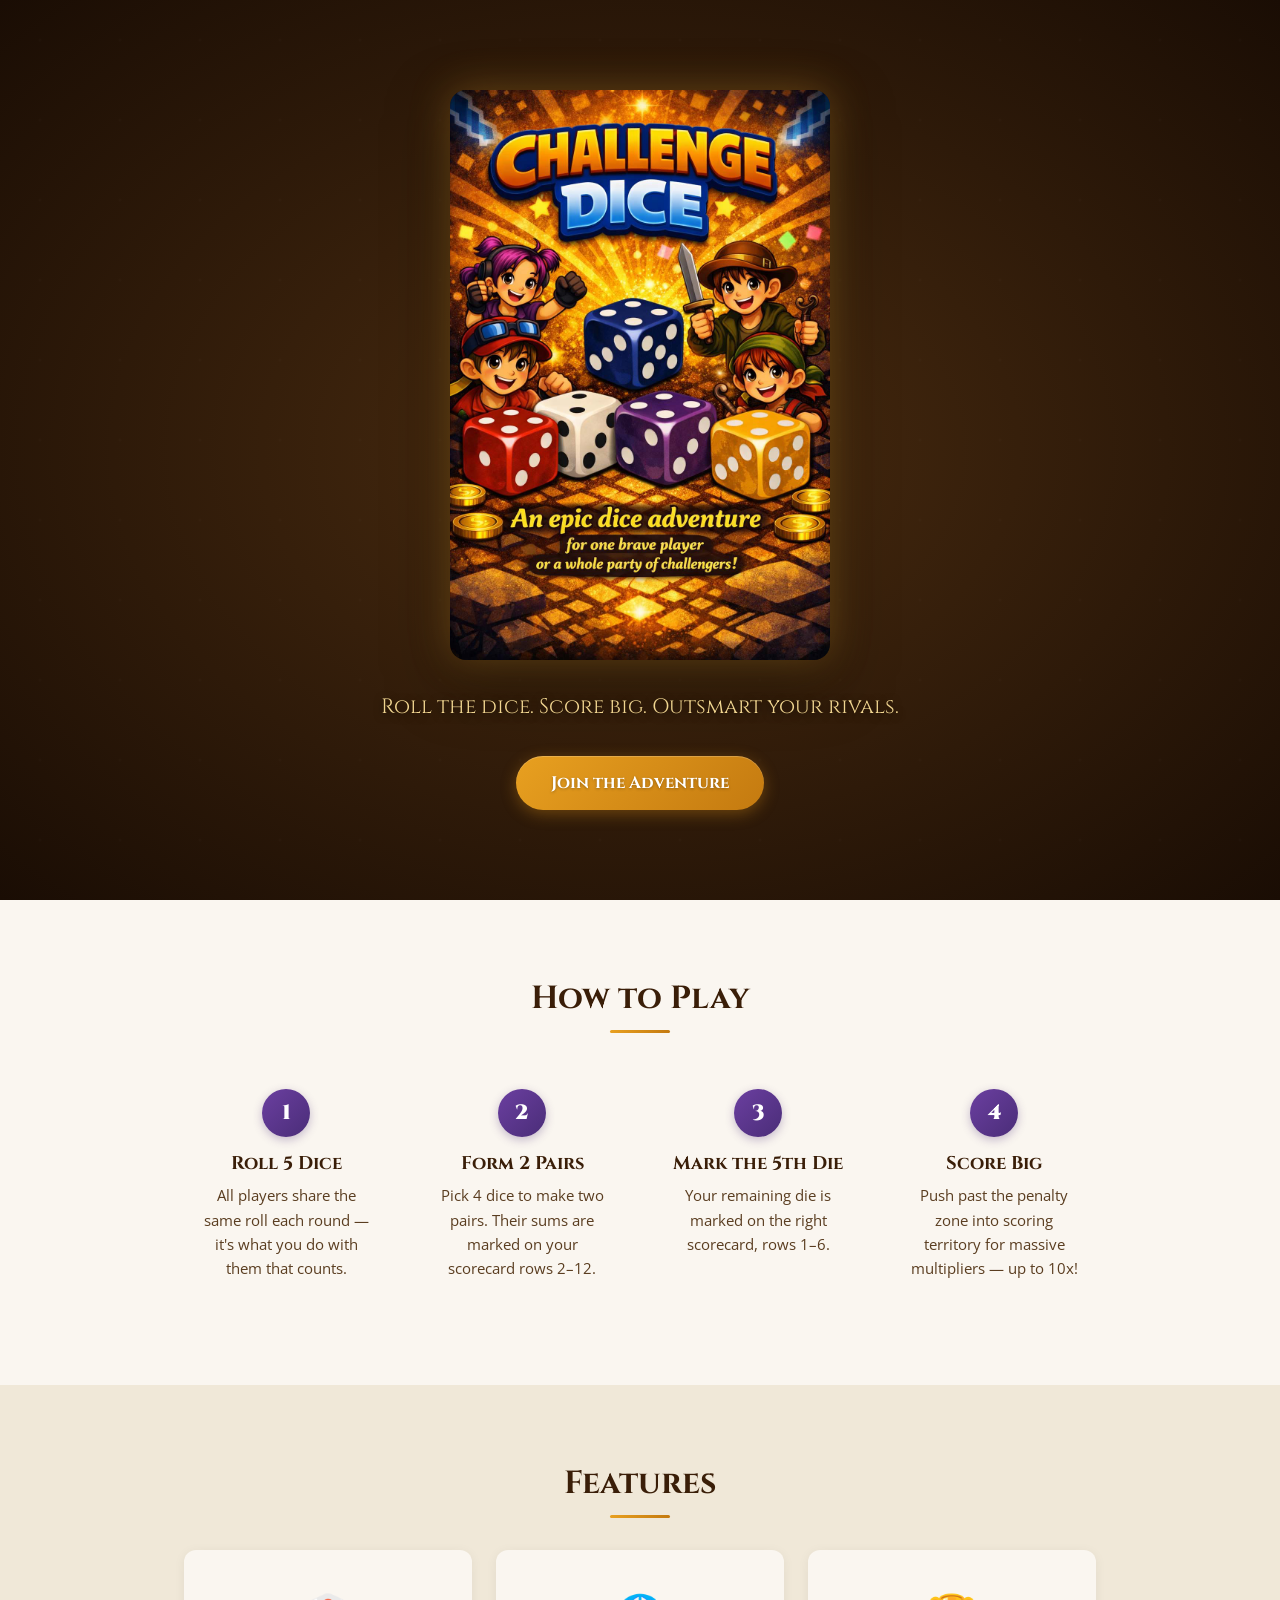
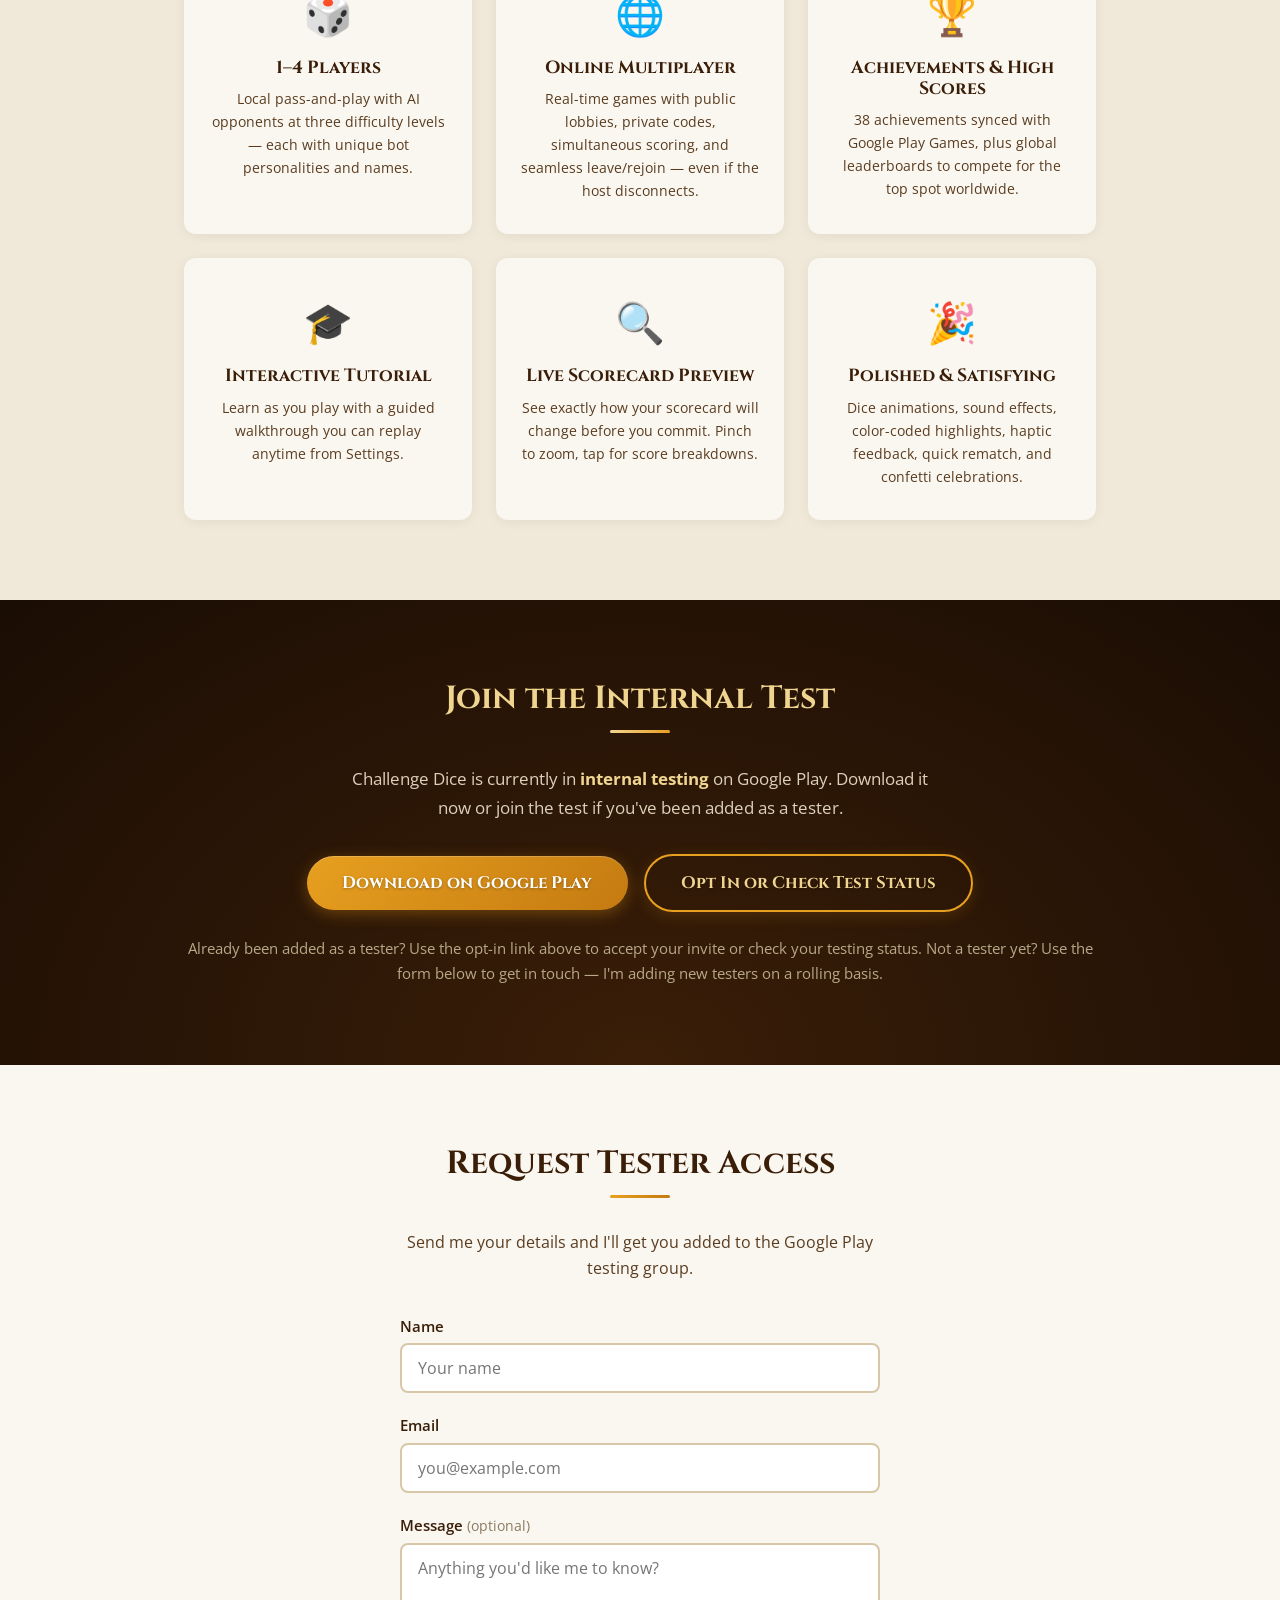
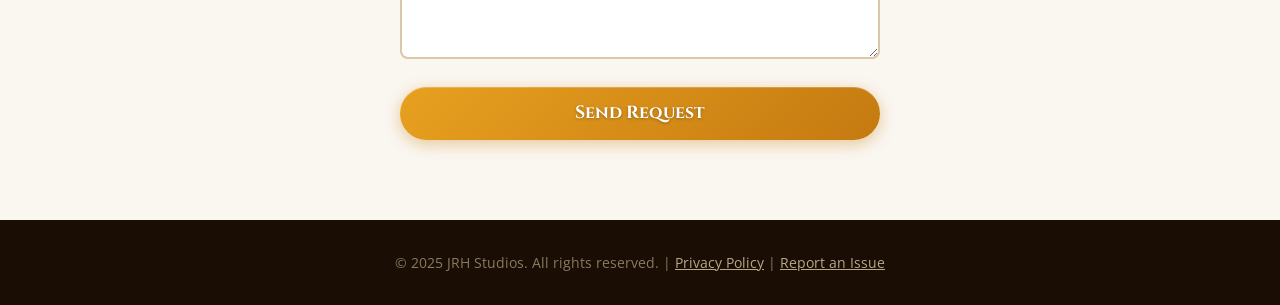
<file: index.html>
<!DOCTYPE html>
<html lang="en">
<head>
  <meta charset="UTF-8">
  <meta name="viewport" content="width=device-width, initial-scale=1.0">
  <title>Challenge Dice — An Epic Dice Adventure</title>
  <meta name="description" content="Challenge Dice is an epic dice adventure for one brave player or a whole party of challengers. Available on Android.">
  <link rel="preconnect" href="https://fonts.googleapis.com">
  <link rel="preconnect" href="https://fonts.gstatic.com" crossorigin>
  <link href="https://fonts.googleapis.com/css2?family=Cinzel:wght@700;900&family=Open+Sans:wght@400;600&display=swap" rel="stylesheet">
  <link rel="stylesheet" href="styles.css">
</head>
<body>

  <!-- Hero -->
  <header class="hero">
    <div class="hero-overlay"></div>
    <div class="hero-content">
      <img src="Splash Screen 2.jpg" alt="Challenge Dice — An epic dice adventure for one brave player or a whole party of challengers" class="splash-img">
      <p class="hero-tagline">Roll the dice. Score big. Outsmart your rivals.</p>
      <a href="#testing" class="cta-button">Join the Adventure</a>
    </div>
  </header>

  <!-- About -->
  <section id="about" class="section">
    <div class="container">
      <h2>How to Play</h2>
      <div class="how-to-play">
        <div class="step">
          <div class="step-number">1</div>
          <h3>Roll 5 Dice</h3>
          <p>All players share the same roll each round &mdash; it's what you do with them that counts.</p>
        </div>
        <div class="step">
          <div class="step-number">2</div>
          <h3>Form 2 Pairs</h3>
          <p>Pick 4 dice to make two pairs. Their sums are marked on your scorecard rows 2&ndash;12.</p>
        </div>
        <div class="step">
          <div class="step-number">3</div>
          <h3>Mark the 5th Die</h3>
          <p>Your remaining die is marked on the right scorecard, rows 1&ndash;6.</p>
        </div>
        <div class="step">
          <div class="step-number">4</div>
          <h3>Score Big</h3>
          <p>Push past the penalty zone into scoring territory for massive multipliers &mdash; up to 10x!</p>
        </div>
      </div>
    </div>
  </section>

  <!-- Features -->
  <section id="features" class="section section-alt">
    <div class="container">
      <h2>Features</h2>
      <div class="features-grid">
        <div class="feature-card">
          <div class="feature-icon">&#127922;</div>
          <h3>1&ndash;4 Players</h3>
          <p>Local pass-and-play with AI opponents at three difficulty levels &mdash; each with unique bot personalities and names.</p>
        </div>
        <div class="feature-card">
          <div class="feature-icon">&#127760;</div>
          <h3>Online Multiplayer</h3>
          <p>Real-time games with public lobbies, private codes, simultaneous scoring, and seamless leave/rejoin &mdash; even if the host disconnects.</p>
        </div>
        <div class="feature-card">
          <div class="feature-icon">&#127942;</div>
          <h3>Achievements &amp; High Scores</h3>
          <p>38 achievements synced with Google Play Games, plus global leaderboards to compete for the top spot worldwide.</p>
        </div>
        <div class="feature-card">
          <div class="feature-icon">&#127891;</div>
          <h3>Interactive Tutorial</h3>
          <p>Learn as you play with a guided walkthrough you can replay anytime from Settings.</p>
        </div>
        <div class="feature-card">
          <div class="feature-icon">&#128269;</div>
          <h3>Live Scorecard Preview</h3>
          <p>See exactly how your scorecard will change before you commit. Pinch to zoom, tap for score breakdowns.</p>
        </div>
        <div class="feature-card">
          <div class="feature-icon">&#127881;</div>
          <h3>Polished &amp; Satisfying</h3>
          <p>Dice animations, sound effects, color-coded highlights, haptic feedback, quick rematch, and confetti celebrations.</p>
        </div>
      </div>
    </div>
  </section>

  <!-- Internal Testing -->
  <section id="testing" class="section section-cta">
    <div class="container">
      <h2>Join the Internal Test</h2>
      <p class="testing-intro">
        Challenge Dice is currently in <strong>internal testing</strong> on Google Play.
        Download it now or join the test if you've been added as a tester.
      </p>
      <div class="cta-group">
        <a href="https://play.google.com/store/apps/details?id=com.justinhead.challengedice&hl=en-US&ah=55JgqFvxEYeNm7_lngBVDGqq2Wg" target="_blank" rel="noopener" class="cta-button">
          Download on Google Play
        </a>
        <a href="https://play.google.com/apps/internaltest/4700282476688526179" target="_blank" rel="noopener" class="cta-button cta-button-secondary">
          Opt In or Check Test Status
        </a>
      </div>
      <p class="testing-note">
        Already been added as a tester? Use the opt-in link above to accept your invite or check your testing status.
        Not a tester yet? Use the form below to get in touch &mdash; I'm adding new testers on a rolling basis.
      </p>
    </div>
  </section>

  <!-- Contact -->
  <section id="contact" class="section">
    <div class="container">
      <h2>Request Tester Access</h2>
      <p class="contact-intro">
        Send me your details and I'll get you added to the Google Play testing group.
      </p>
      <form class="contact-form" action="https://formspree.io/f/xwvrqwlr" method="POST">
        <div class="form-group">
          <label for="name">Name</label>
          <input type="text" id="name" name="name" required placeholder="Your name">
        </div>
        <div class="form-group">
          <label for="email">Email</label>
          <input type="email" id="email" name="email" required placeholder="you@example.com">
        </div>
        <div class="form-group">
          <label for="message">Message <span class="optional">(optional)</span></label>
          <textarea id="message" name="message" rows="4" placeholder="Anything you'd like me to know?"></textarea>
        </div>
        <button type="submit" class="cta-button">Send Request</button>
      </form>
    </div>
  </section>

  <!-- Footer -->
  <footer class="footer">
    <div class="container">
      <p>&copy; 2025 JRH Studios. All rights reserved. | <a href="privacy.html">Privacy Policy</a> | <a href="https://github.com/mrheadcase/challengedice-support/issues" target="_blank" rel="noopener">Report an Issue</a></p>
    </div>
  </footer>

</body>
</html>
</file>
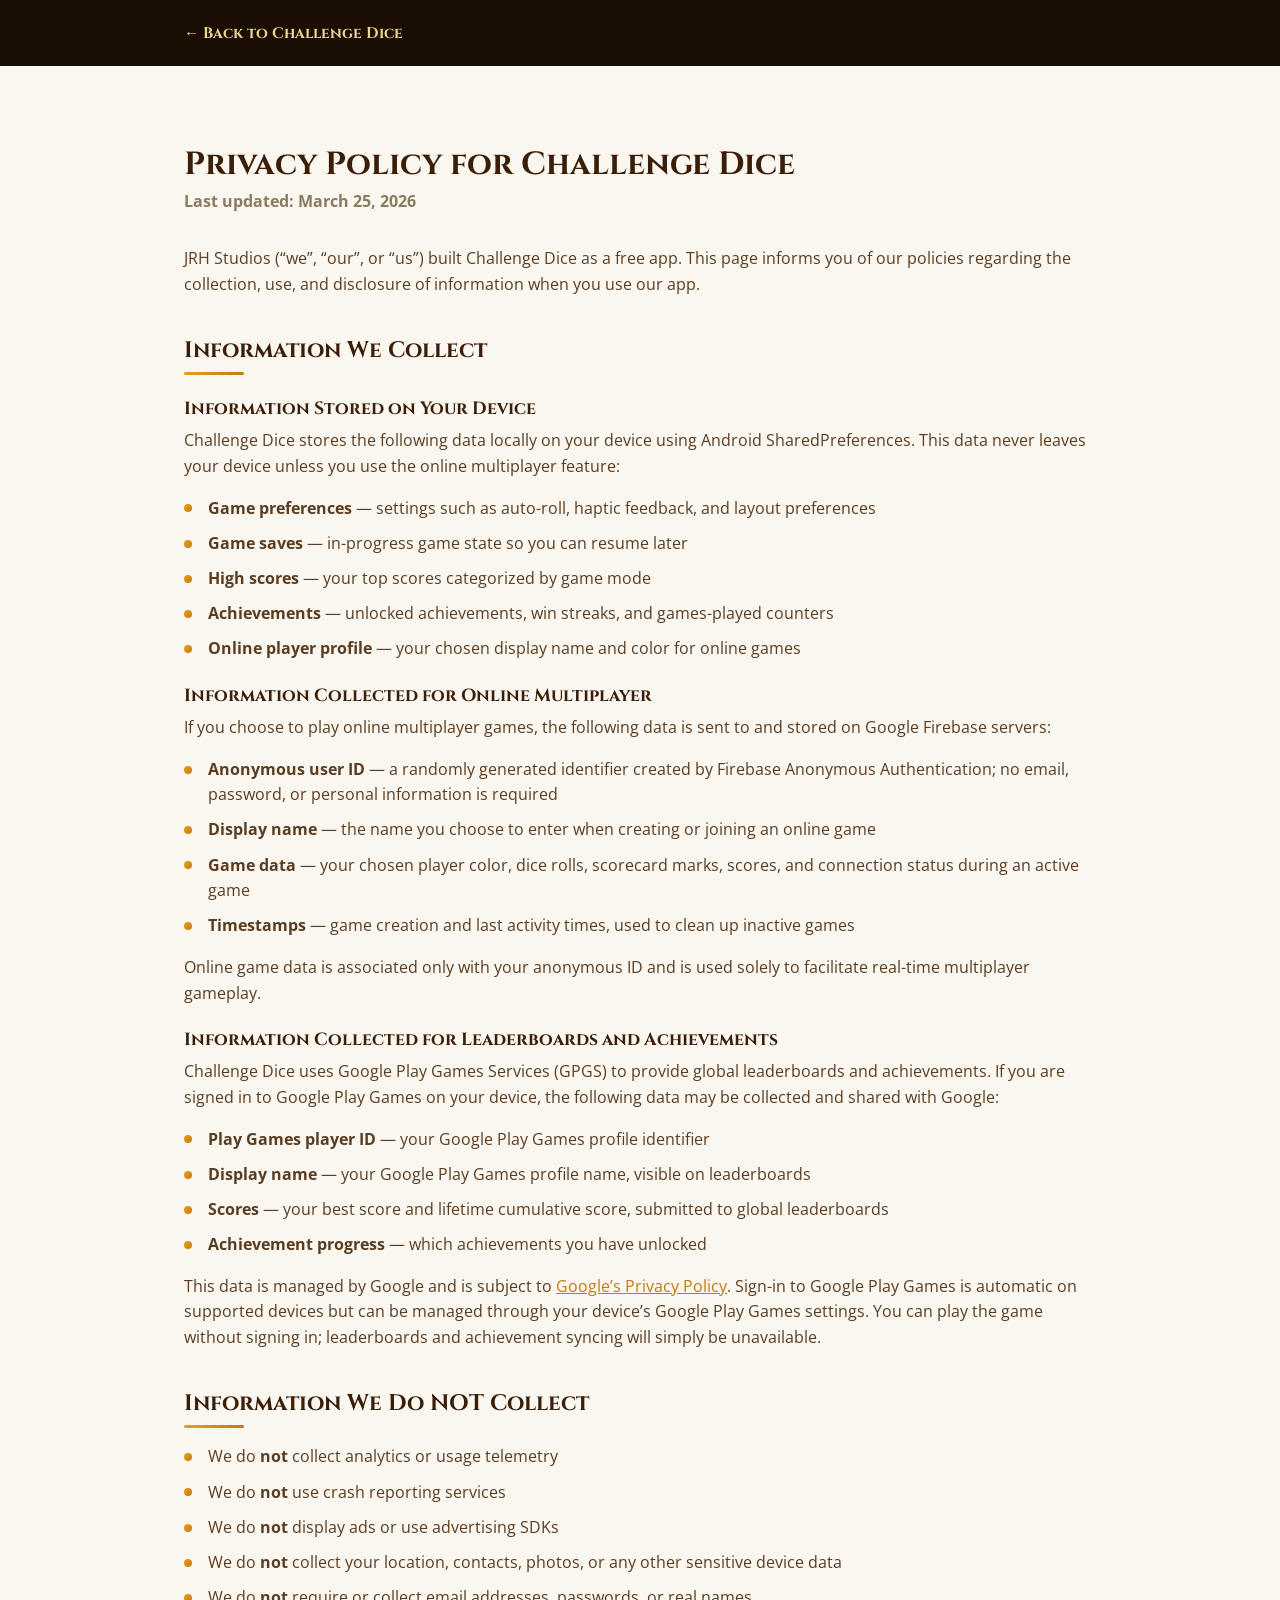
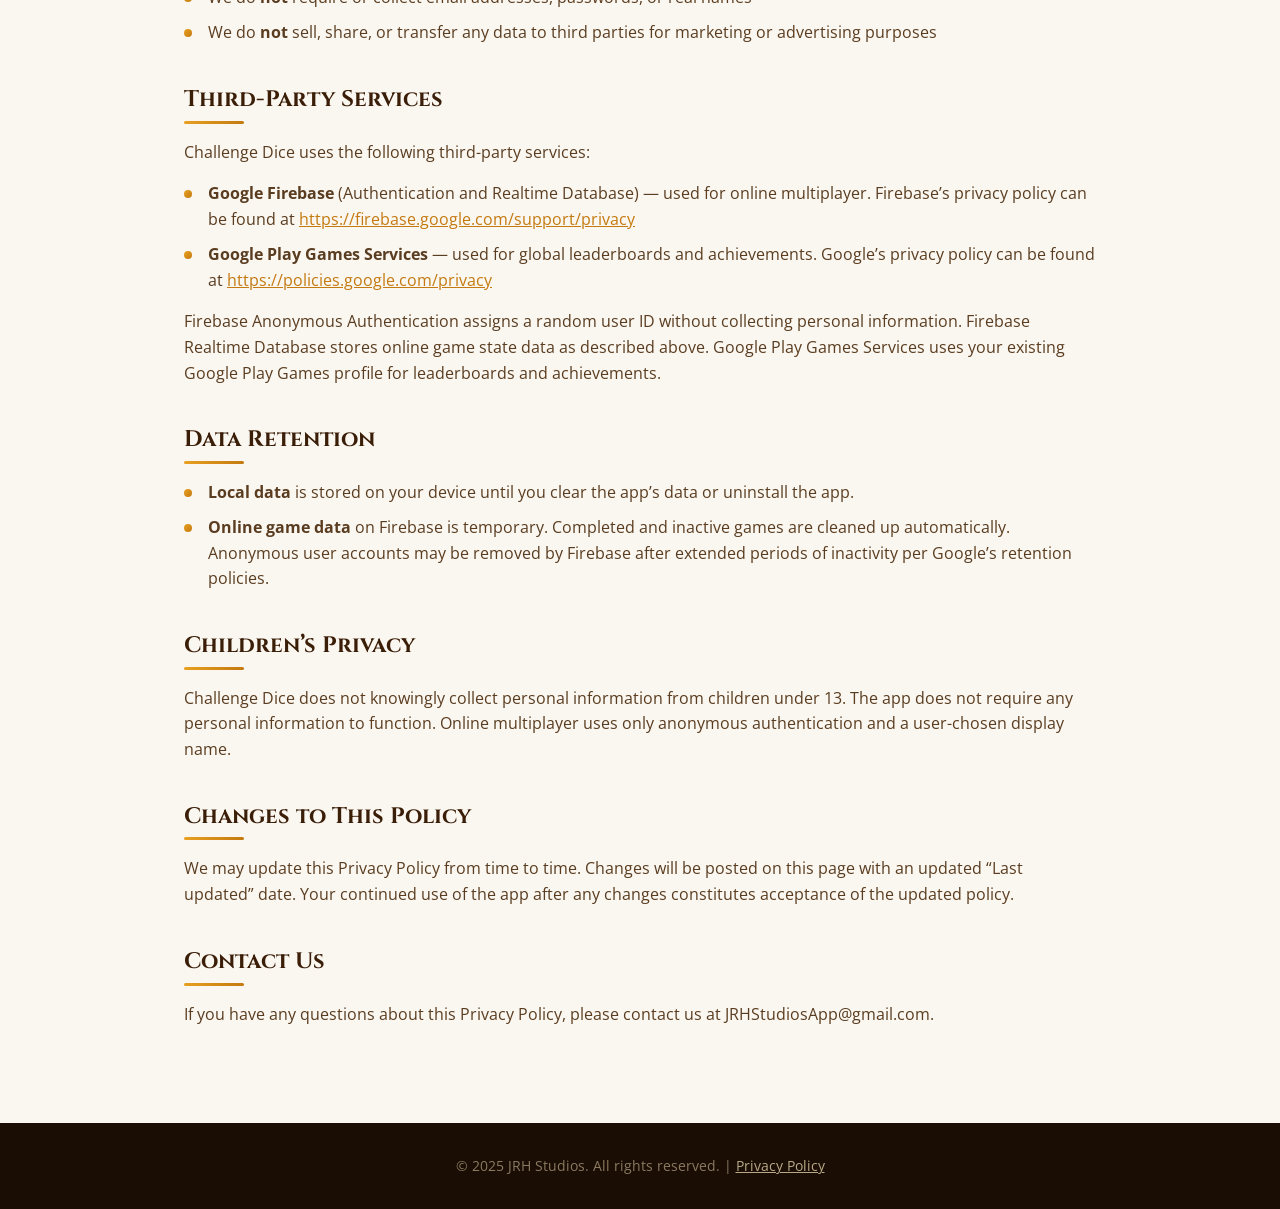
<file: privacy.html>
<!DOCTYPE html>
<html lang="en">
<head>
  <meta charset="UTF-8">
  <meta name="viewport" content="width=device-width, initial-scale=1.0">
  <title>Privacy Policy — Challenge Dice</title>
  <meta name="description" content="Privacy Policy for Challenge Dice by JRH Studios.">
  <link rel="preconnect" href="https://fonts.googleapis.com">
  <link rel="preconnect" href="https://fonts.gstatic.com" crossorigin>
  <link href="https://fonts.googleapis.com/css2?family=Cinzel:wght@700;900&family=Open+Sans:wght@400;600&display=swap" rel="stylesheet">
  <link rel="stylesheet" href="styles.css">
</head>
<body>

  <!-- Header -->
  <header class="privacy-header">
    <div class="container">
      <a href="index.html" class="back-link">&larr; Back to Challenge Dice</a>
    </div>
  </header>

  <!-- Privacy Policy -->
  <section class="section privacy-content">
    <div class="container">
      <h1>Privacy Policy for Challenge Dice</h1>
      <p class="last-updated"><strong>Last updated: March 25, 2026</strong></p>

      <p>JRH Studios (&ldquo;we&rdquo;, &ldquo;our&rdquo;, or &ldquo;us&rdquo;) built Challenge Dice as a free app. This page informs you of our policies regarding the collection, use, and disclosure of information when you use our app.</p>

      <h2>Information We Collect</h2>

      <h3>Information Stored on Your Device</h3>
      <p>Challenge Dice stores the following data locally on your device using Android SharedPreferences. This data never leaves your device unless you use the online multiplayer feature:</p>
      <ul>
        <li><strong>Game preferences</strong> &mdash; settings such as auto-roll, haptic feedback, and layout preferences</li>
        <li><strong>Game saves</strong> &mdash; in-progress game state so you can resume later</li>
        <li><strong>High scores</strong> &mdash; your top scores categorized by game mode</li>
        <li><strong>Achievements</strong> &mdash; unlocked achievements, win streaks, and games-played counters</li>
        <li><strong>Online player profile</strong> &mdash; your chosen display name and color for online games</li>
      </ul>

      <h3>Information Collected for Online Multiplayer</h3>
      <p>If you choose to play online multiplayer games, the following data is sent to and stored on Google Firebase servers:</p>
      <ul>
        <li><strong>Anonymous user ID</strong> &mdash; a randomly generated identifier created by Firebase Anonymous Authentication; no email, password, or personal information is required</li>
        <li><strong>Display name</strong> &mdash; the name you choose to enter when creating or joining an online game</li>
        <li><strong>Game data</strong> &mdash; your chosen player color, dice rolls, scorecard marks, scores, and connection status during an active game</li>
        <li><strong>Timestamps</strong> &mdash; game creation and last activity times, used to clean up inactive games</li>
      </ul>
      <p>Online game data is associated only with your anonymous ID and is used solely to facilitate real-time multiplayer gameplay.</p>

      <h3>Information Collected for Leaderboards and Achievements</h3>
      <p>Challenge Dice uses Google Play Games Services (GPGS) to provide global leaderboards and achievements. If you are signed in to Google Play Games on your device, the following data may be collected and shared with Google:</p>
      <ul>
        <li><strong>Play Games player ID</strong> &mdash; your Google Play Games profile identifier</li>
        <li><strong>Display name</strong> &mdash; your Google Play Games profile name, visible on leaderboards</li>
        <li><strong>Scores</strong> &mdash; your best score and lifetime cumulative score, submitted to global leaderboards</li>
        <li><strong>Achievement progress</strong> &mdash; which achievements you have unlocked</li>
      </ul>
      <p>This data is managed by Google and is subject to <a href="https://policies.google.com/privacy" target="_blank" rel="noopener">Google&rsquo;s Privacy Policy</a>. Sign-in to Google Play Games is automatic on supported devices but can be managed through your device&rsquo;s Google Play Games settings. You can play the game without signing in; leaderboards and achievement syncing will simply be unavailable.</p>

      <h2>Information We Do NOT Collect</h2>
      <ul>
        <li>We do <strong>not</strong> collect analytics or usage telemetry</li>
        <li>We do <strong>not</strong> use crash reporting services</li>
        <li>We do <strong>not</strong> display ads or use advertising SDKs</li>
        <li>We do <strong>not</strong> collect your location, contacts, photos, or any other sensitive device data</li>
        <li>We do <strong>not</strong> require or collect email addresses, passwords, or real names</li>
        <li>We do <strong>not</strong> sell, share, or transfer any data to third parties for marketing or advertising purposes</li>
      </ul>

      <h2>Third-Party Services</h2>
      <p>Challenge Dice uses the following third-party services:</p>
      <ul>
        <li><strong>Google Firebase</strong> (Authentication and Realtime Database) &mdash; used for online multiplayer. Firebase&rsquo;s privacy policy can be found at <a href="https://firebase.google.com/support/privacy" target="_blank" rel="noopener">https://firebase.google.com/support/privacy</a></li>
        <li><strong>Google Play Games Services</strong> &mdash; used for global leaderboards and achievements. Google&rsquo;s privacy policy can be found at <a href="https://policies.google.com/privacy" target="_blank" rel="noopener">https://policies.google.com/privacy</a></li>
      </ul>
      <p>Firebase Anonymous Authentication assigns a random user ID without collecting personal information. Firebase Realtime Database stores online game state data as described above. Google Play Games Services uses your existing Google Play Games profile for leaderboards and achievements.</p>

      <h2>Data Retention</h2>
      <ul>
        <li><strong>Local data</strong> is stored on your device until you clear the app&rsquo;s data or uninstall the app.</li>
        <li><strong>Online game data</strong> on Firebase is temporary. Completed and inactive games are cleaned up automatically. Anonymous user accounts may be removed by Firebase after extended periods of inactivity per Google&rsquo;s retention policies.</li>
      </ul>

      <h2>Children&rsquo;s Privacy</h2>
      <p>Challenge Dice does not knowingly collect personal information from children under 13. The app does not require any personal information to function. Online multiplayer uses only anonymous authentication and a user-chosen display name.</p>

      <h2>Changes to This Policy</h2>
      <p>We may update this Privacy Policy from time to time. Changes will be posted on this page with an updated &ldquo;Last updated&rdquo; date. Your continued use of the app after any changes constitutes acceptance of the updated policy.</p>

      <h2>Contact Us</h2>
      <p>If you have any questions about this Privacy Policy, please contact us at &#74;&#82;&#72;&#83;&#116;&#117;&#100;&#105;&#111;&#115;&#65;&#112;&#112;&#64;&#103;&#109;&#97;&#105;&#108;&#46;&#99;&#111;&#109;.</p>
    </div>
  </section>

  <!-- Footer -->
  <footer class="footer">
    <div class="container">
      <p>&copy; 2025 JRH Studios. All rights reserved. | <a href="privacy.html">Privacy Policy</a></p>
    </div>
  </footer>

</body>
</html>
</file>
<file: styles.css>
/* ===== Reset & Base ===== */
*, *::before, *::after {
  margin: 0;
  padding: 0;
  box-sizing: border-box;
}

html {
  scroll-behavior: smooth;
}

body {
  font-family: 'Open Sans', sans-serif;
  color: #2b1a0e;
  line-height: 1.6;
  background: #faf6f0;
}

h1, h2, h3 {
  font-family: 'Cinzel', serif;
  line-height: 1.2;
}

img {
  max-width: 100%;
  height: auto;
}

a {
  color: inherit;
  text-decoration: none;
}

.container {
  max-width: 960px;
  margin: 0 auto;
  padding: 0 1.5rem;
}

/* ===== Hero ===== */
.hero {
  position: relative;
  display: flex;
  align-items: center;
  justify-content: center;
  min-height: 100vh;
  background:
    radial-gradient(ellipse at center, #4a2c10 0%, #1a0d04 100%);
  overflow: hidden;
  text-align: center;
}

.hero-overlay {
  position: absolute;
  inset: 0;
  background: url('data:image/svg+xml,<svg xmlns="http://www.w3.org/2000/svg" width="80" height="80"><rect fill="none" width="80" height="80"/><circle fill="%23ffffff08" cx="40" cy="40" r="1.5"/></svg>');
  opacity: 0.4;
}

.hero-content {
  position: relative;
  z-index: 1;
  padding: 2rem 1.5rem;
}

.splash-img {
  width: 100%;
  max-width: 380px;
  border-radius: 16px;
  box-shadow:
    0 0 40px rgba(255, 180, 50, 0.3),
    0 20px 60px rgba(0, 0, 0, 0.5);
  margin-bottom: 1.5rem;
}

.hero-tagline {
  font-family: 'Cinzel', serif;
  font-size: 1.3rem;
  color: #f0d590;
  margin-bottom: 2rem;
  text-shadow: 0 2px 8px rgba(0, 0, 0, 0.6);
}

/* ===== CTA Button ===== */
.cta-button {
  display: inline-block;
  padding: 0.85rem 2.2rem;
  background: linear-gradient(135deg, #e8a020, #c47a10);
  color: #fff;
  font-family: 'Cinzel', serif;
  font-weight: 700;
  font-size: 1.05rem;
  border: none;
  border-radius: 50px;
  cursor: pointer;
  text-shadow: 0 1px 3px rgba(0, 0, 0, 0.3);
  box-shadow:
    0 4px 15px rgba(200, 130, 20, 0.4),
    inset 0 1px 0 rgba(255, 255, 255, 0.2);
  transition: transform 0.2s, box-shadow 0.2s;
}

.cta-button:hover {
  transform: translateY(-2px);
  box-shadow:
    0 6px 25px rgba(200, 130, 20, 0.55),
    inset 0 1px 0 rgba(255, 255, 255, 0.2);
}

.cta-button:active {
  transform: translateY(0);
}

.cta-button-secondary {
  background: transparent;
  border: 2px solid #e8a020;
  color: #f0d590;
  box-shadow: 0 4px 15px rgba(200, 130, 20, 0.2);
}

.cta-button-secondary:hover {
  background: rgba(232, 160, 32, 0.15);
  box-shadow: 0 6px 25px rgba(200, 130, 20, 0.35);
}

.cta-group {
  display: flex;
  flex-wrap: wrap;
  gap: 1rem;
  justify-content: center;
  align-items: center;
}

/* ===== Sections ===== */
.section {
  padding: 5rem 0;
}

.section h2 {
  text-align: center;
  font-size: 2rem;
  color: #3a1e08;
  margin-bottom: 0.5rem;
  position: relative;
}

.section h2::after {
  content: '';
  display: block;
  width: 60px;
  height: 3px;
  background: linear-gradient(90deg, #e8a020, #c47a10);
  margin: 0.75rem auto 2rem;
  border-radius: 2px;
}

.section-alt {
  background: #f0e8d8;
}

/* ===== How to Play ===== */
.how-to-play {
  display: grid;
  grid-template-columns: repeat(auto-fit, minmax(200px, 1fr));
  gap: 2rem;
  margin-top: 1rem;
}

.step {
  text-align: center;
  padding: 1.5rem 1rem;
}

.step-number {
  display: inline-flex;
  align-items: center;
  justify-content: center;
  width: 48px;
  height: 48px;
  background: linear-gradient(135deg, #6b3fa0, #4a2d78);
  color: #fff;
  font-family: 'Cinzel', serif;
  font-size: 1.3rem;
  font-weight: 900;
  border-radius: 50%;
  margin-bottom: 1rem;
  box-shadow: 0 3px 10px rgba(75, 45, 120, 0.3);
}

.step h3 {
  font-size: 1.15rem;
  color: #3a1e08;
  margin-bottom: 0.5rem;
}

.step p {
  font-size: 0.95rem;
  color: #5a3d20;
}

/* ===== Features Grid ===== */
.features-grid {
  display: grid;
  grid-template-columns: repeat(auto-fit, minmax(260px, 1fr));
  gap: 1.5rem;
}

.feature-card {
  background: #faf6f0;
  border-radius: 12px;
  padding: 2rem 1.5rem;
  text-align: center;
  box-shadow: 0 2px 12px rgba(0, 0, 0, 0.06);
  transition: transform 0.2s, box-shadow 0.2s;
}

.feature-card:hover {
  transform: translateY(-4px);
  box-shadow: 0 8px 25px rgba(0, 0, 0, 0.1);
}

.feature-icon {
  font-size: 2.5rem;
  margin-bottom: 0.75rem;
}

.feature-card h3 {
  font-size: 1.1rem;
  color: #3a1e08;
  margin-bottom: 0.5rem;
}

.feature-card p {
  font-size: 0.9rem;
  color: #5a3d20;
}

/* ===== Testing CTA Section ===== */
.section-cta {
  background:
    radial-gradient(ellipse at bottom, #3a1e08 0%, #1a0d04 100%);
  color: #f0e8d8;
  text-align: center;
}

.section-cta h2 {
  color: #f0d590;
}

.section-cta h2::after {
  background: linear-gradient(90deg, #f0d590, #e8a020);
}

.testing-intro {
  max-width: 600px;
  margin: 0 auto 2rem;
  font-size: 1.05rem;
  line-height: 1.7;
  color: #ddd0b8;
}

.testing-intro strong {
  color: #f0d590;
}

.testing-note {
  margin-top: 1.5rem;
  font-size: 0.95rem;
  color: #b8a888;
}

/* ===== Contact Form ===== */
.contact-intro {
  text-align: center;
  max-width: 500px;
  margin: 0 auto 2rem;
  color: #5a3d20;
}

.contact-form {
  max-width: 480px;
  margin: 0 auto;
}

.form-group {
  margin-bottom: 1.25rem;
}

.form-group label {
  display: block;
  font-weight: 600;
  margin-bottom: 0.35rem;
  color: #3a1e08;
  font-size: 0.95rem;
}

.form-group .optional {
  font-weight: 400;
  color: #8a7a60;
  font-size: 0.85rem;
}

.form-group input,
.form-group textarea {
  width: 100%;
  padding: 0.75rem 1rem;
  border: 2px solid #d8c8a8;
  border-radius: 8px;
  font-family: 'Open Sans', sans-serif;
  font-size: 1rem;
  color: #2b1a0e;
  background: #fff;
  transition: border-color 0.2s;
}

.form-group input:focus,
.form-group textarea:focus {
  outline: none;
  border-color: #e8a020;
  box-shadow: 0 0 0 3px rgba(232, 160, 32, 0.15);
}

.form-group textarea {
  resize: vertical;
}

.contact-form .cta-button {
  width: 100%;
  font-size: 1.1rem;
  padding: 0.9rem;
}

/* ===== Privacy Page ===== */
.privacy-header {
  background: #1a0d04;
  padding: 1.25rem 0;
}

.back-link {
  font-family: 'Cinzel', serif;
  font-weight: 700;
  color: #f0d590;
  font-size: 0.95rem;
  transition: color 0.2s;
}

.back-link:hover {
  color: #e8a020;
}

.privacy-content h1 {
  font-size: 2rem;
  color: #3a1e08;
  margin-bottom: 0.25rem;
}

.privacy-content .last-updated {
  color: #8a7a60;
  margin-bottom: 2rem;
}

.privacy-content h2 {
  text-align: left;
  font-size: 1.4rem;
  margin-top: 2.5rem;
}

.privacy-content h2::after {
  margin: 0.5rem 0 1rem;
}

.privacy-content h3 {
  font-size: 1.1rem;
  color: #3a1e08;
  margin-top: 1.5rem;
  margin-bottom: 0.5rem;
}

.privacy-content p {
  color: #5a3d20;
  margin-bottom: 1rem;
}

.privacy-content ul {
  list-style: none;
  padding: 0;
  margin-bottom: 1rem;
}

.privacy-content ul li {
  position: relative;
  padding-left: 1.5rem;
  margin-bottom: 0.6rem;
  color: #5a3d20;
}

.privacy-content ul li::before {
  content: '';
  position: absolute;
  left: 0;
  top: 0.55rem;
  width: 8px;
  height: 8px;
  background: linear-gradient(135deg, #e8a020, #c47a10);
  border-radius: 50%;
}

.privacy-content a {
  color: #c47a10;
  text-decoration: underline;
}

.privacy-content a:hover {
  color: #e8a020;
}

/* ===== Footer ===== */
.footer {
  background: #1a0d04;
  color: #8a7a60;
  text-align: center;
  padding: 2rem 0;
  font-size: 0.85rem;
}

.footer a {
  color: #b8a888;
  text-decoration: underline;
}

.footer a:hover {
  color: #f0d590;
}

/* ===== Responsive ===== */
@media (max-width: 600px) {
  .hero-tagline {
    font-size: 1.05rem;
  }

  .section {
    padding: 3.5rem 0;
  }

  .section h2 {
    font-size: 1.6rem;
  }

  .how-to-play {
    grid-template-columns: 1fr 1fr;
    gap: 1rem;
  }

  .features-grid {
    grid-template-columns: 1fr;
  }
}
</file>
